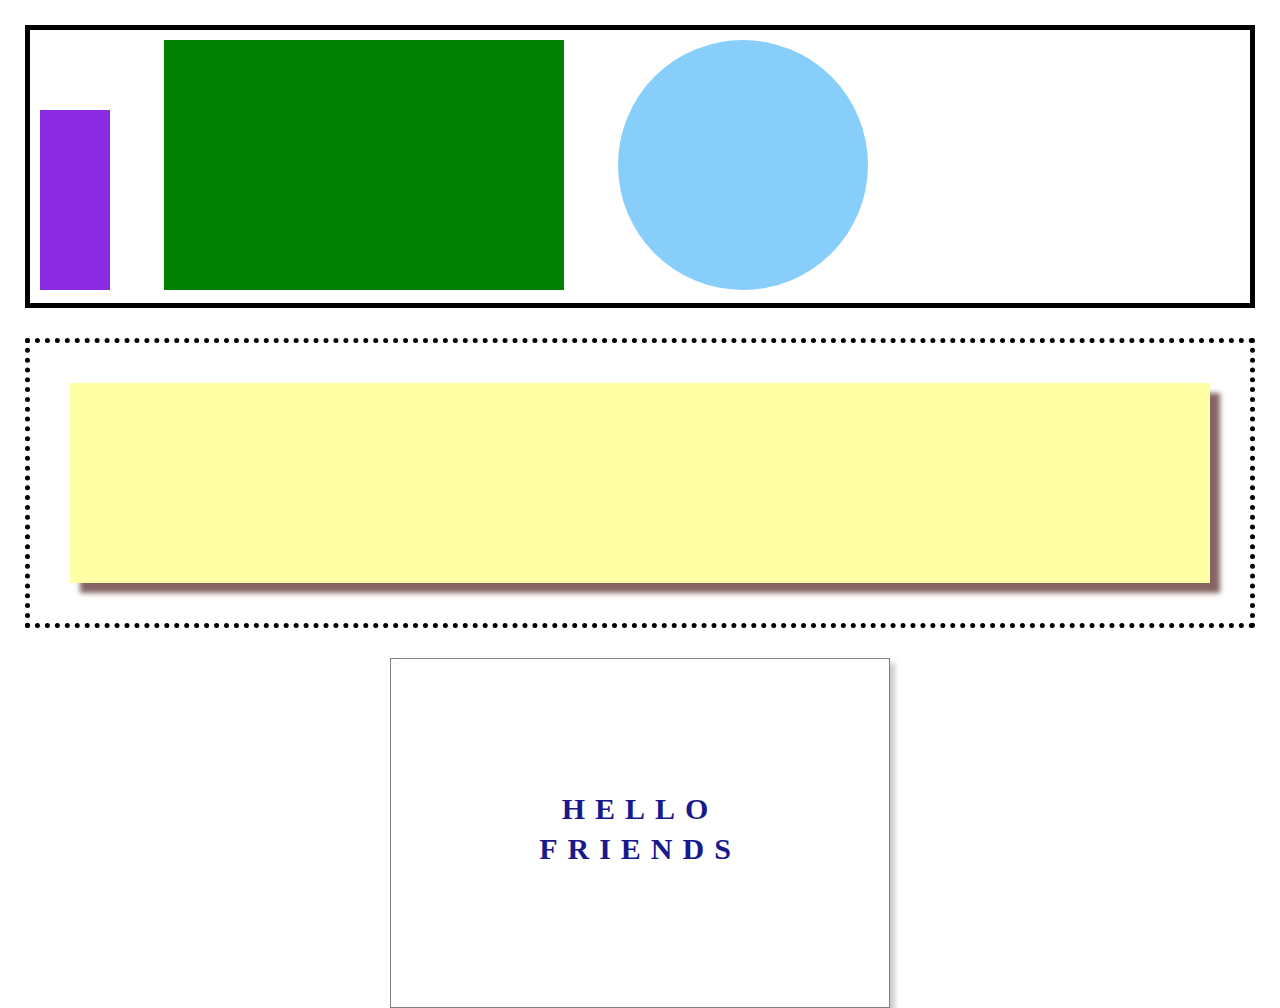
<file: second/index.html>
<!DOCTYPE html>
<html>
<head>
    <meta charset="utf-8" />
    <title>Second</title>
    <meta name="viewport" content="width=device-width, initial-scale=1">
    <link rel="stylesheet" href="./reset.css" />
    <link rel="stylesheet" type="text/css" media="screen" href="./index.css" />
</head>
<body>
    <div class="solid-container">
        <div id="purple-rectangle"></div>
        <div id="green-rectangle"></div>
        <div id="blue-circle"></div>
    </div>
    <div class="dotted-container">
        <div id= "yellow-rectangle"></div>
    </div>
    <div class="hello-friends-container">
        <h2>HELLO<br>FRIENDS</h2>
    </div>
    
</body>
</html>
</file>
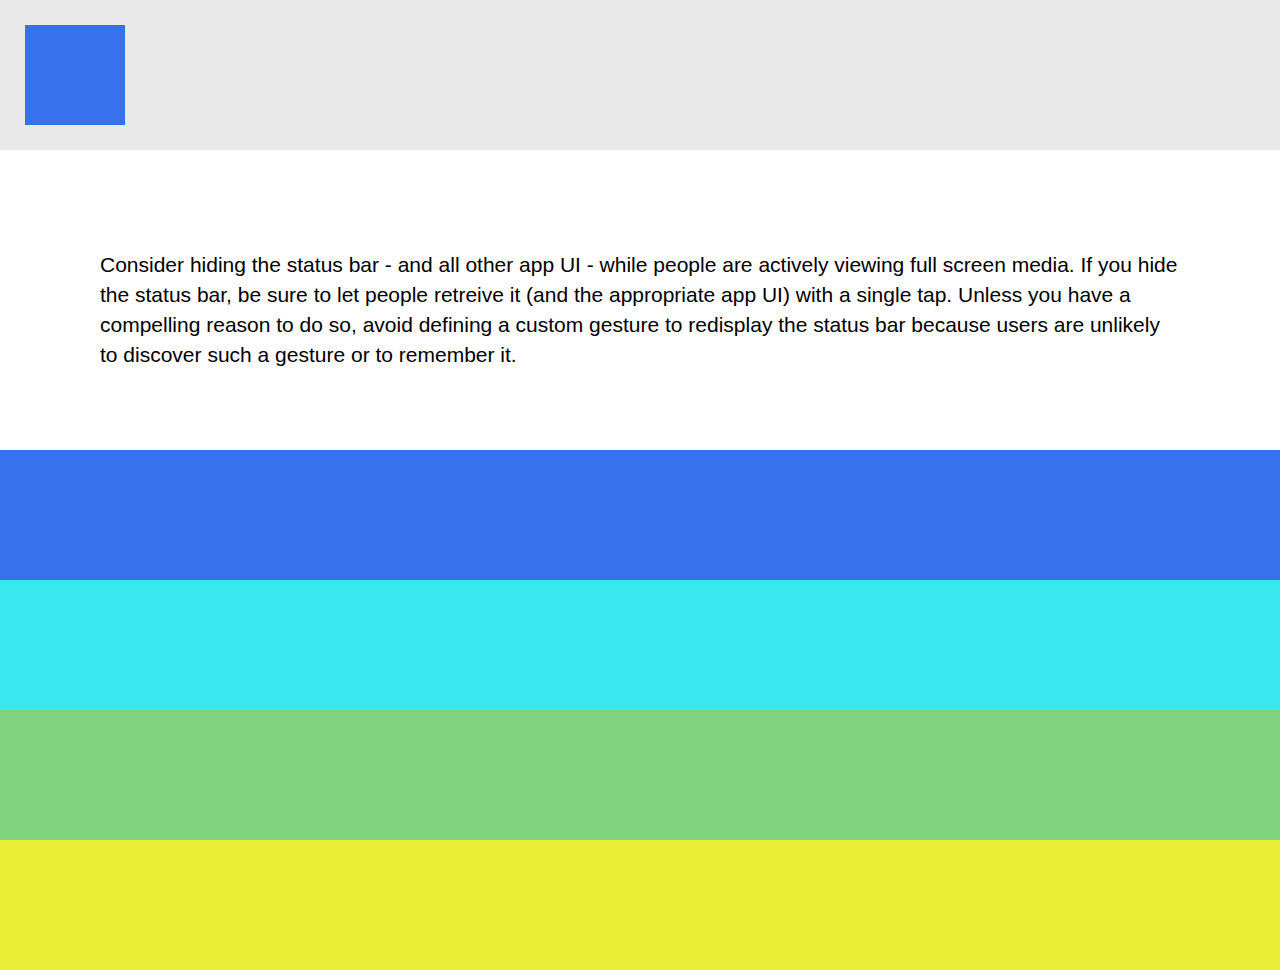
<file: third/index.html>
<!DOCTYPE html>
<html>
<head>
    <meta charset="utf-8" />
    <title>Third</title>
    <meta name="viewport" content="width=device-width, initial-scale=1">
    <link rel="stylesheet" href="./reset.css" />
    <link rel="stylesheet" type="text/css" media="screen" href="./index.css" />
</head>
<body>
    <header>
        <div id="logo-box"></div>
    </header>
    <section class="content">
        <p>Consider hiding the status bar - and all other app UI - while people are 
            actively viewing full screen media. If you hide the status bar, be sure to 
            let people retreive it (and the appropriate app UI) with a single tap. Unless 
            you have a compelling reason to do so, avoid defining a custom gesture to 
            redisplay the status bar because users are unlikely to discover such a 
            gesture or to remember it.</p>
    </section>
    <div class="color-bar" style="background-color: rgb(55, 113, 238);"></div>
    <div class="color-bar" style="background-color: rgb(55, 232, 238);"></div>
    <div class="color-bar" style="background-color: rgb(130, 211, 128);"></div>
    <div class="color-bar" style="background-color: rgb(235, 238, 55);"></div>
    
</body>
</html>
</file>
<file: second/index.css>
body {
    margin: 0;
    padding: 25px;
    height: 100vh;
    background-color: white;
}

.solid-container {
    width: 100%;
    border: 5px solid black;
    padding: 10px;
}

#purple-rectangle {
    display: inline-block;
    width: 70px;
    height: 180px;
    background-color: blueviolet;
}

#green-rectangle {
    background-color: green;
    width: 400px;
    height: 250px;
    display: inline-block;
    margin: 0 50px;
}

#blue-circle {
    background-color: lightskyblue;
    width: 250px;
    height: 250px;
    border-radius: 50%;
    display: inline-block;
}

.dotted-container {
    width: 100%;
    margin-top: 30px;
    border: 5px dotted black;
    padding: 40px;
}

#yellow-rectangle {
    height: 200px;
    background-color: rgb(255, 255, 166);
    box-shadow: 10px 10px 5px rgba(75, 27, 27, 0.678);
}

.hello-friends-container {
    width: 500px;
    height: 350px;
    border: 1px solid gray;
    margin: 30px auto;
    box-shadow: 5px 5px 5px rgba(182, 182, 182, 0.678);
}

.hello-friends-container h2 {
    text-align: center;
    margin-top: 130px;
    font-size: 30px;
    letter-spacing: 10px;
    line-height: 40px;
    font-weight: bold;
    color: rgb(25, 25, 139);
}
</file>
<file: third/index.css>
body {
    margin: 0;
    padding: 0;
}

header {
    width: 100%;
    height: 150px;
    background-color: rgb(233, 233, 233);
    padding: 25px;
}

#logo-box {
    height: 100px;
    width: 100px;
    float: left;
    background-color: rgb(55, 113, 238);
}

.content {
    width: 100%; 
    height: 300px;
}

.content p {
    padding: 100px;
    margin: 0 auto;
    font-family: "Open Sans", sans-serif;
    font-size: 21px;
    line-height: 30px;
}

.color-bar {
    width: 100%;
    height: 130px;
}
</file>
